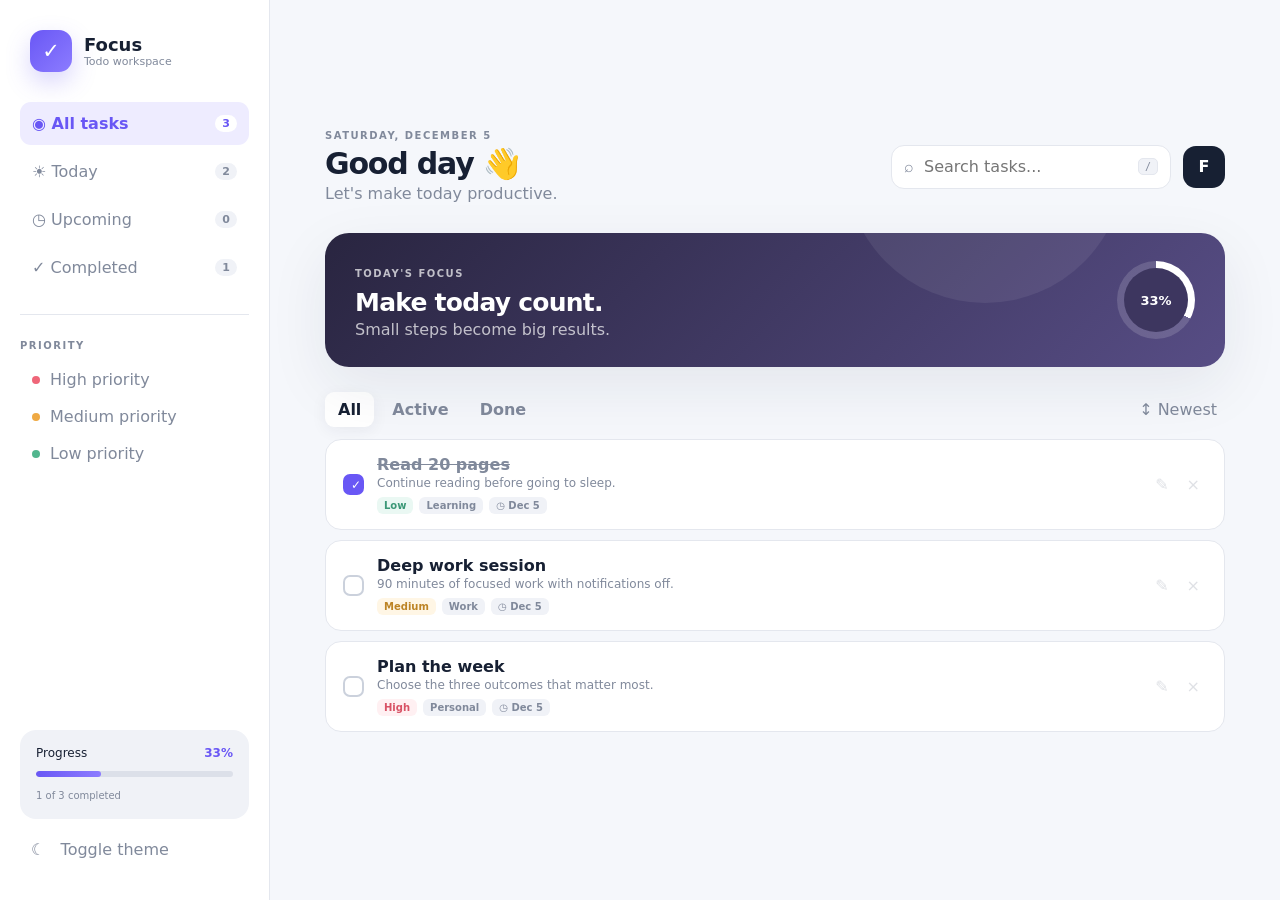
<file: www/index.html>
<!DOCTYPE html>
<html lang="en">
<head>
    <meta charset="UTF-8">
    <meta name="viewport" content="width=device-width, initial-scale=1.0">
    <title>Focus — Todo App</title>
    
    <link rel="icon" type="image/png" href="/favicon.jpg">
    <link rel="stylesheet" href="styles.css">

    <!-- External images, useful for testing your HTTP server -->
    <link rel="preconnect" href="https://images.unsplash.com">
</head>

<body>
    <div class="app">

        <aside class="sidebar">

            <div class="logo">
                <div class="logo-icon">✓</div>
                <div>
                    <h2>Focus</h2>
                    <span>Todo workspace</span>
                </div>
            </div>

            <nav>
                <button class="nav-item active" data-filter="all">
                    <span>◉ All tasks</span>
                    <strong id="allCount">0</strong>
                </button>

                <button class="nav-item" data-filter="today">
                    <span>☀ Today</span>
                    <strong id="todayCount">0</strong>
                </button>

                <button class="nav-item" data-filter="upcoming">
                    <span>◷ Upcoming</span>
                    <strong id="upcomingCount">0</strong>
                </button>

                <button class="nav-item" data-filter="completed">
                    <span>✓ Completed</span>
                    <strong id="completedCount">0</strong>
                </button>
            </nav>

            <div class="sidebar-divider"></div>

            <div class="sidebar-title">PRIORITY</div>

            <button class="priority-filter" data-priority="high">
                <span class="priority-dot high"></span>
                High priority
            </button>

            <button class="priority-filter" data-priority="medium">
                <span class="priority-dot medium"></span>
                Medium priority
            </button>

            <button class="priority-filter" data-priority="low">
                <span class="priority-dot low"></span>
                Low priority
            </button>

            <div class="sidebar-bottom">

                <div class="progress-card">
                    <div class="progress-header">
                        <span>Progress</span>
                        <strong id="progressPercent">0%</strong>
                    </div>

                    <div class="progress">
                        <div id="progressBar"></div>
                    </div>

                    <small id="progressText">
                        0 of 0 completed
                    </small>
                </div>

                <button id="themeButton" class="theme-button">
                    ☾ &nbsp; Toggle theme
                </button>

            </div>

        </aside>


        <main class="main">

            <header class="header">

                <div>
                    <p class="date" id="date"></p>
                    <h1>Good day 👋</h1>
                    <p class="subtitle">
                        Let's make today productive.
                    </p>
                </div>

                <div class="header-actions">

                    <div class="search-box">
                        <span>⌕</span>
                        <input
                            id="search"
                            type="search"
                            placeholder="Search tasks..."
                        >
                        <kbd>/</kbd>
                    </div>

                    <button class="profile">
                        F
                    </button>

                </div>

            </header>


            <section class="hero">

                <div class="hero-content">

                    <span class="hero-label">
                        TODAY'S FOCUS
                    </span>

                    <h2 id="heroTitle">
                        Make today count.
                    </h2>

                    <p id="heroDescription">
                        Small steps become big results.
                    </p>

                </div>

                <div class="completion-ring" id="completionRing">
                    <span id="completionPercent">0%</span>
                </div>

            </section>


            <div class="toolbar">

                <div class="tabs">

                    <button class="tab active" data-view="all">
                        All
                    </button>

                    <button class="tab" data-view="active">
                        Active
                    </button>

                    <button class="tab" data-view="completed">
                        Done
                    </button>

                </div>

                <button id="sortButton" class="sort">
                    ↕ <span id="sortText">Newest</span>
                </button>

            </div>


            <section id="taskList" class="task-list"></section>


            <section id="emptyState" class="empty hidden">

                <div class="empty-icon">
                    ✦
                </div>

                <h2>No tasks found</h2>

                <p>
                    Create a task and start making progress.
                </p>

                <button id="emptyAdd" class="primary-button">
                    + Add task
                </button>

            </section>

        </main>

    </div>


    <button id="addButton" class="floating-button">
        +
    </button>


    <dialog id="taskDialog">

        <form id="taskForm" class="modal">

            <div class="modal-header">

                <div>
                    <span class="modal-label">TASK</span>
                    <h2 id="modalTitle">
                        Create task
                    </h2>
                </div>

                <button
                    type="button"
                    id="closeModal"
                    class="close-button"
                >
                    ×
                </button>

            </div>

            <input type="hidden" id="taskId">

            <label>
                Task name

                <input
                    id="taskTitle"
                    type="text"
                    maxlength="120"
                    placeholder="What needs to be done?"
                    required
                >
            </label>

            <label>
                Description

                <textarea
                    id="taskDescription"
                    maxlength="500"
                    placeholder="Add some details..."
                ></textarea>
            </label>

            <div class="form-row">

                <label>
                    Priority

                    <select id="taskPriority">

                        <option value="high">
                            High
                        </option>

                        <option value="medium" selected>
                            Medium
                        </option>

                        <option value="low">
                            Low
                        </option>

                    </select>
                </label>

                <label>
                    Due date

                    <input
                        id="taskDue"
                        type="date"
                    >
                </label>

            </div>

            <label>
                Category

                <input
                    id="taskCategory"
                    type="text"
                    maxlength="30"
                    placeholder="Work, Personal, Study..."
                >
            </label>

            <div class="modal-actions">

                <button
                    type="button"
                    id="cancelModal"
                    class="secondary-button"
                >
                    Cancel
                </button>

                <button
                    type="submit"
                    class="primary-button"
                >
                    Save task
                </button>

            </div>

        </form>

    </dialog>


    <div id="toast" class="toast"></div>


    <script src="script.js" defer></script>

</body>
</html>
</file>
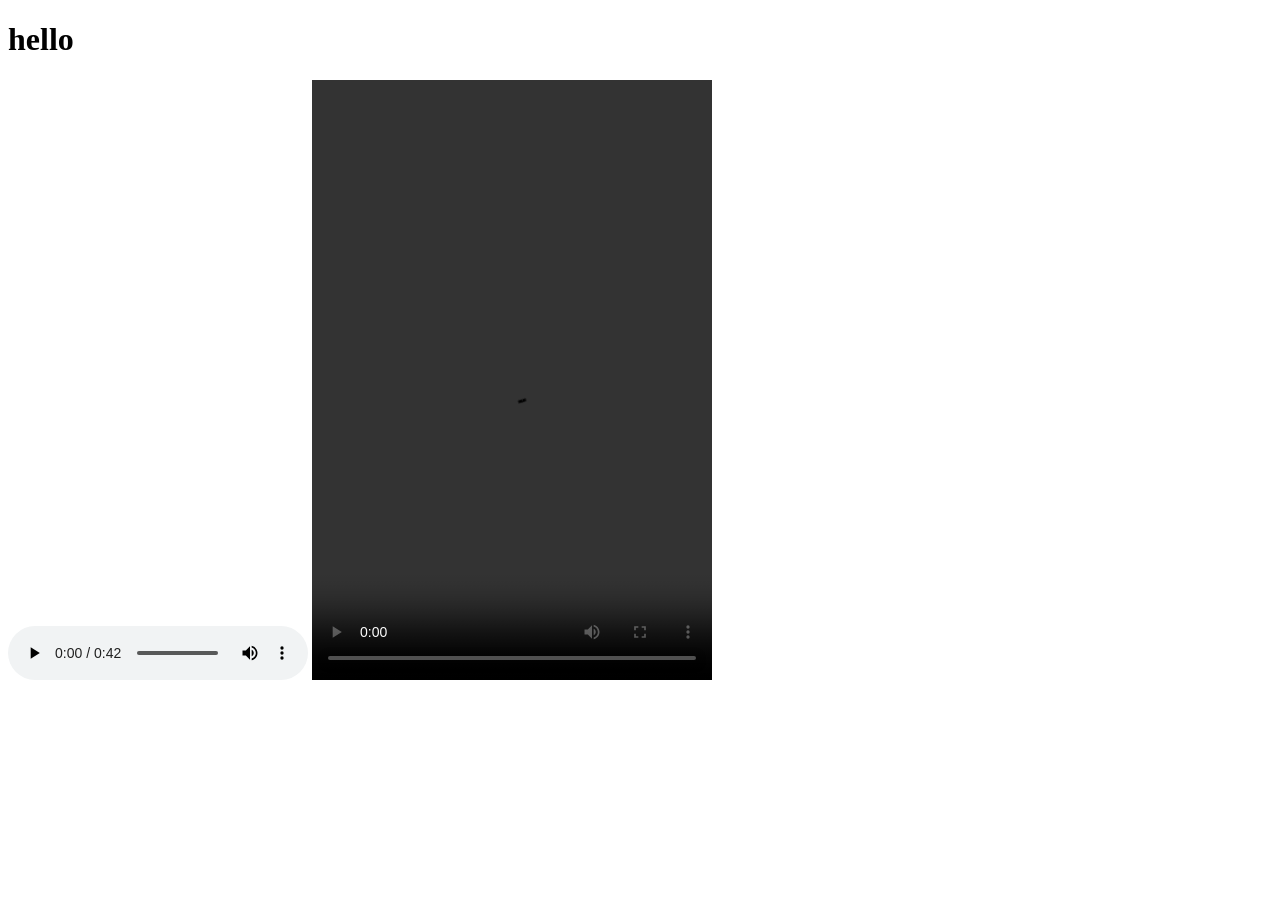
<file: www/text_image.html>
<!DOCTYPE html>
<html lang="en">
<head>
    <meta charset="UTF-8">
    <meta name="viewport" content="width=device-width, initial-scale=1.0">
    <link rel="icon" type="image/png" href="/favicon.jpg">
    <title>Document</title>
</head>
<body>
    <!-- <img src="./alvan-nee-GL3-sJ6TScI-unsplash.jpg" alt="image" width="800" height="600"> -->
    <h1>hello</h1> 
   <!-- <audio src="./1290_PositiveChilloutBackground_60sec.wav"></audio> -->

   <audio src="./file_example_MP3_700KB.mp3" controls></audio>
   <video src="./file_example_MP4_640_3MG.mp4" controls width="400" height="600"></video>
</body>
</html>
</file>
<file: www/styles.css>
:root {
    --background: #f5f7fb;
    --surface: #ffffff;
    --surface-soft: #f0f2f7;
    --text: #172033;
    --muted: #80899b;
    --border: #e4e7ee;

    --primary: #6957f5;
    --primary-light: #8c7cff;

    --high: #ef6679;
    --medium: #efa943;
    --low: #52b68e;

    --shadow: 0 20px 60px rgba(30, 40, 70, 0.08);
}

* {
    box-sizing: border-box;
}

body {
    margin: 0;
    min-height: 100vh;

    background: var(--background);
    color: var(--text);

    font-family:
        Inter,
        ui-sans-serif,
        system-ui,
        -apple-system,
        BlinkMacSystemFont,
        "Segoe UI",
        sans-serif;

    transition:
        background 0.3s,
        color 0.3s;
}

button,
input,
textarea,
select {
    font: inherit;
}

button {
    cursor: pointer;
}

.app {
    min-height: 100vh;

    display: grid;
    grid-template-columns: 270px 1fr;
}


/* SIDEBAR */

.sidebar {
    min-height: 100vh;

    padding: 30px 20px;

    background: var(--surface);
    border-right: 1px solid var(--border);

    display: flex;
    flex-direction: column;
}

.logo {
    display: flex;
    align-items: center;

    gap: 12px;

    padding: 0 10px 30px;
}

.logo-icon {
    width: 42px;
    height: 42px;

    display: grid;
    place-items: center;

    border-radius: 13px;

    color: white;
    font-size: 21px;
    font-weight: 900;

    background:
        linear-gradient(
            135deg,
            var(--primary),
            var(--primary-light)
        );

    box-shadow:
        0 10px 25px rgba(105, 87, 245, 0.25);
}

.logo h2 {
    margin: 0;

    font-size: 18px;
}

.logo span {
    display: block;

    color: var(--muted);

    font-size: 11px;
}


nav {
    display: grid;

    gap: 5px;
}

.nav-item {
    width: 100%;

    padding: 12px;

    border: 0;
    border-radius: 11px;

    display: flex;
    align-items: center;
    justify-content: space-between;

    background: transparent;

    color: var(--muted);

    text-align: left;
}

.nav-item:hover {
    background: var(--surface-soft);
    color: var(--text);
}

.nav-item.active {
    background: #eeecff;

    color: var(--primary);

    font-weight: 700;
}

.nav-item strong {
    font-size: 11px;

    padding: 2px 7px;

    border-radius: 20px;

    background: var(--surface-soft);

    color: var(--muted);
}

.nav-item.active strong {
    background: white;
    color: var(--primary);
}


.sidebar-divider {
    height: 1px;

    background: var(--border);

    margin: 25px 0;
}

.sidebar-title {
    margin-bottom: 10px;

    color: var(--muted);

    font-size: 10px;
    font-weight: 800;

    letter-spacing: 0.15em;
}

.priority-filter {
    width: 100%;

    padding: 9px 12px;

    display: flex;
    align-items: center;

    gap: 10px;

    border: 0;
    border-radius: 9px;

    background: transparent;

    color: var(--muted);

    text-align: left;
}

.priority-filter:hover {
    background: var(--surface-soft);
    color: var(--text);
}

.priority-dot {
    width: 8px;
    height: 8px;

    border-radius: 50%;
}

.priority-dot.high {
    background: var(--high);
}

.priority-dot.medium {
    background: var(--medium);
}

.priority-dot.low {
    background: var(--low);
}


.sidebar-bottom {
    margin-top: auto;
}

.progress-card {
    padding: 16px;

    border-radius: 16px;

    background: var(--surface-soft);
}

.progress-header {
    display: flex;
    justify-content: space-between;

    font-size: 12px;
}

.progress-header strong {
    color: var(--primary);
}

.progress {
    height: 6px;

    margin: 11px 0 7px;

    overflow: hidden;

    border-radius: 10px;

    background: #dce0e9;
}

.progress div {
    width: 0;
    height: 100%;

    border-radius: inherit;

    background:
        linear-gradient(
            90deg,
            var(--primary),
            var(--primary-light)
        );

    transition: width 0.4s ease;
}

.progress-card small {
    color: var(--muted);

    font-size: 10px;
}

.theme-button {
    width: 100%;

    margin-top: 10px;

    padding: 11px;

    border: 0;
    border-radius: 10px;

    background: transparent;

    color: var(--muted);

    text-align: left;
}

.theme-button:hover {
    background: var(--surface-soft);

    color: var(--text);
}


/* MAIN */

.main {
    width: min(1100px, 100%);

    margin: auto;

    padding: 42px 55px 80px;
}

.header {
    display: flex;

    align-items: center;
    justify-content: space-between;

    gap: 20px;
}

.date {
    margin: 0;

    color: var(--muted);

    font-size: 10px;
    font-weight: 800;

    letter-spacing: 0.15em;
}

.header h1 {
    margin: 5px 0 0;

    font-size: 30px;

    letter-spacing: -0.04em;
}

.subtitle {
    margin: 3px 0 0;

    color: var(--muted);
}


.header-actions {
    display: flex;
    align-items: center;

    gap: 12px;
}

.search-box {
    width: 280px;
    height: 44px;

    display: flex;
    align-items: center;

    gap: 8px;

    padding: 0 12px;

    border: 1px solid var(--border);
    border-radius: 13px;

    background: var(--surface);

    color: var(--muted);
}

.search-box input {
    width: 100%;

    border: 0;
    outline: 0;

    background: transparent;

    color: var(--text);
}

.search-box kbd {
    padding: 2px 6px;

    border: 1px solid var(--border);
    border-radius: 5px;

    background: var(--surface-soft);

    font-size: 10px;
}

.profile {
    width: 42px;
    height: 42px;

    border: 0;
    border-radius: 13px;

    background: var(--text);

    color: white;

    font-weight: 800;
}


/* HERO */

.hero {
    position: relative;

    margin: 30px 0 25px;

    padding: 28px 30px;

    overflow: hidden;

    border-radius: 24px;

    display: flex;
    align-items: center;
    justify-content: space-between;

    color: white;

    background:
        linear-gradient(
            135deg,
            #292540,
            #574d85
        );

    box-shadow: var(--shadow);
}

.hero::after {
    content: "";

    position: absolute;

    width: 280px;
    height: 280px;

    right: 100px;
    top: -210px;

    border-radius: 50%;

    background: rgba(255,255,255,0.07);
}

.hero-label {
    font-size: 10px;
    font-weight: 800;

    letter-spacing: 0.15em;

    opacity: 0.7;
}

.hero h2 {
    margin: 7px 0 3px;

    font-size: 25px;

    letter-spacing: -0.03em;
}

.hero p {
    margin: 0;

    opacity: 0.7;
}


.completion-ring {
    --progress: 0deg;

    width: 78px;
    height: 78px;

    position: relative;
    z-index: 1;

    display: grid;
    place-items: center;

    border-radius: 50%;

    background:
        conic-gradient(
            white var(--progress),
            rgba(255,255,255,0.15) 0
        );
}

.completion-ring::after {
    content: "";

    position: absolute;

    inset: 7px;

    border-radius: 50%;

    background: #3d365f;
}

.completion-ring span {
    position: relative;
    z-index: 2;

    font-size: 13px;
    font-weight: 800;
}


/* TOOLBAR */

.toolbar {
    margin: 20px 0 12px;

    display: flex;
    align-items: center;
    justify-content: space-between;
}

.tabs {
    display: flex;

    gap: 5px;
}

.tab {
    padding: 8px 13px;

    border: 0;
    border-radius: 9px;

    background: transparent;

    color: var(--muted);

    font-weight: 700;
}

.tab.active {
    background: var(--surface);

    color: var(--text);

    box-shadow: 0 4px 16px rgba(30,40,70,0.06);
}

.sort {
    padding: 8px;

    border: 0;

    background: transparent;

    color: var(--muted);
}


/* TASKS */

.task-list {
    display: grid;

    gap: 10px;
}

.task {
    display: grid;

    grid-template-columns: auto 1fr auto;

    align-items: center;

    gap: 13px;

    padding: 15px 17px;

    border: 1px solid var(--border);
    border-radius: 16px;

    background: var(--surface);

    transition:
        transform 0.2s,
        box-shadow 0.2s;
}

.task:hover {
    transform: translateY(-1px);

    box-shadow:
        0 10px 30px rgba(30,40,70,0.06);
}

.task.done .task-title {
    color: var(--muted);

    text-decoration: line-through;
}

.check {
    width: 21px;
    height: 21px;

    display: grid;
    place-items: center;

    border: 2px solid #cbd1dc;
    border-radius: 7px;

    background: transparent;
}

.task.done .check {
    border-color: var(--primary);

    background: var(--primary);
}

.task.done .check::after {
    content: "✓";

    color: white;

    font-size: 12px;
    font-weight: 900;
}

.task-title {
    font-weight: 750;
}

.task-description {
    max-width: 700px;

    margin-top: 2px;

    overflow: hidden;

    color: var(--muted);

    font-size: 12px;

    white-space: nowrap;
    text-overflow: ellipsis;
}

.meta {
    margin-top: 7px;

    display: flex;
    flex-wrap: wrap;

    gap: 6px;
}

.badge {
    padding: 3px 7px;

    border-radius: 6px;

    background: var(--surface-soft);

    color: var(--muted);

    font-size: 10px;
    font-weight: 800;
}

.badge.high {
    color: #d85265;
    background: #fff0f2;
}

.badge.medium {
    color: #bd8425;
    background: #fff6e5;
}

.badge.low {
    color: #3b9877;
    background: #eaf8f3;
}

.task-actions {
    display: flex;

    gap: 4px;

    opacity: 0.25;
}

.task:hover .task-actions {
    opacity: 1;
}

.icon-button {
    padding: 7px;

    border: 0;
    border-radius: 8px;

    background: transparent;

    color: var(--muted);
}

.icon-button:hover {
    background: var(--surface-soft);

    color: var(--text);
}


/* EMPTY */

.empty {
    padding: 70px 20px;

    text-align: center;
}

.empty-icon {
    width: 58px;
    height: 58px;

    margin: auto;

    display: grid;
    place-items: center;

    border-radius: 18px;

    background: var(--surface);

    color: var(--primary);

    font-size: 25px;

    box-shadow: var(--shadow);
}

.empty h2 {
    margin: 15px 0 3px;
}

.empty p {
    margin: 0 0 18px;

    color: var(--muted);
}

.hidden {
    display: none !important;
}


/* BUTTONS */

.primary-button {
    padding: 11px 17px;

    border: 0;
    border-radius: 11px;

    color: white;

    background:
        linear-gradient(
            135deg,
            var(--primary),
            var(--primary-light)
        );

    font-weight: 800;

    box-shadow:
        0 8px 20px rgba(105,87,245,0.2);
}

.secondary-button {
    padding: 11px 17px;

    border: 0;
    border-radius: 11px;

    background: var(--surface-soft);

    color: var(--text);

    font-weight: 700;
}


/* FAB */

.floating-button {
    display: none;

    position: fixed;

    right: 20px;
    bottom: 20px;

    width: 56px;
    height: 56px;

    border: 0;
    border-radius: 18px;

    background: var(--primary);

    color: white;

    font-size: 27px;

    box-shadow:
        0 15px 30px rgba(105,87,245,0.3);

    z-index: 10;
}


/* MODAL */

dialog {
    width: min(520px, calc(100% - 30px));

    padding: 0;

    border: 0;

    border-radius: 22px;

    background: var(--surface);

    color: var(--text);

    box-shadow:
        0 30px 100px rgba(0,0,0,0.25);
}

dialog::backdrop {
    background: rgba(15,20,35,0.55);

    backdrop-filter: blur(4px);
}

.modal {
    padding: 25px;
}

.modal-header {
    display: flex;
    justify-content: space-between;
}

.modal-label {
    color: var(--muted);

    font-size: 10px;
    font-weight: 800;

    letter-spacing: 0.15em;
}

.modal h2 {
    margin: 3px 0 20px;
}

.close-button {
    width: 34px;
    height: 34px;

    border: 0;
    border-radius: 10px;

    background: var(--surface-soft);

    color: var(--muted);

    font-size: 22px;
}

.modal label {
    display: grid;

    gap: 6px;

    margin: 13px 0;

    font-size: 12px;
    font-weight: 800;
}

.modal input,
.modal textarea,
.modal select {
    width: 100%;

    padding: 11px 12px;

    outline: none;

    border: 1px solid var(--border);
    border-radius: 10px;

    background: var(--surface-soft);

    color: var(--text);
}

.modal textarea {
    min-height: 90px;

    resize: vertical;
}

.modal input:focus,
.modal textarea:focus,
.modal select:focus {
    border-color: var(--primary);
}

.form-row {
    display: grid;

    grid-template-columns: 1fr 1fr;

    gap: 14px;
}

.modal-actions {
    display: flex;

    justify-content: flex-end;

    gap: 8px;

    margin-top: 20px;
}


/* TOAST */

.toast {
    position: fixed;

    left: 50%;
    bottom: 25px;

    transform:
        translate(-50%, 20px);

    padding: 11px 16px;

    border-radius: 10px;

    background: #1b2231;

    color: white;

    opacity: 0;

    pointer-events: none;

    transition: 0.25s;

    z-index: 100;
}

.toast.show {
    opacity: 1;

    transform:
        translate(-50%, 0);
}


/* DARK MODE */

body.dark {
    --background: #101522;
    --surface: #191e2d;
    --surface-soft: #22283a;

    --text: #f1f3f8;
    --muted: #929aaa;

    --border: #2c3345;
}

body.dark .nav-item.active {
    background: #292449;
}

body.dark .nav-item.active strong {
    background: var(--surface);
}

body.dark .badge.high {
    background: #392027;
}

body.dark .badge.medium {
    background: #3b3020;
}

body.dark .badge.low {
    background: #19352d;
}


/* RESPONSIVE */

@media (max-width: 850px) {

    .app {
        display: block;
    }

    .sidebar {
        min-height: auto;

        padding: 15px;

        border-right: 0;
        border-bottom: 1px solid var(--border);
    }

    .logo {
        padding-bottom: 15px;
    }

    nav {
        display: flex;

        overflow-x: auto;
    }

    .nav-item {
        min-width: max-content;
    }

    .sidebar-divider,
    .sidebar-title,
    .priority-filter,
    .sidebar-bottom {
        display: none;
    }

    .main {
        padding: 28px 20px 90px;
    }

    .floating-button {
        display: grid;
        place-items: center;
    }
}


@media (max-width: 600px) {

    .header {
        align-items: flex-start;
    }

    .header h1 {
        font-size: 25px;
    }

    .search-box {
        width: 42px;
        padding: 0 12px;
    }

    .search-box input,
    .search-box kbd {
        display: none;
    }

    .hero {
        padding: 22px;
    }

    .hero h2 {
        font-size: 20px;
    }

    .completion-ring {
        width: 65px;
        height: 65px;
    }

    .task {
        grid-template-columns: auto 1fr;
    }

    .task-actions {
        grid-column: 2;

        justify-content: flex-end;

        opacity: 1;
    }

    .task-description {
        max-width: 65vw;
    }

    .form-row {
        grid-template-columns: 1fr;
    }
}
</file>
